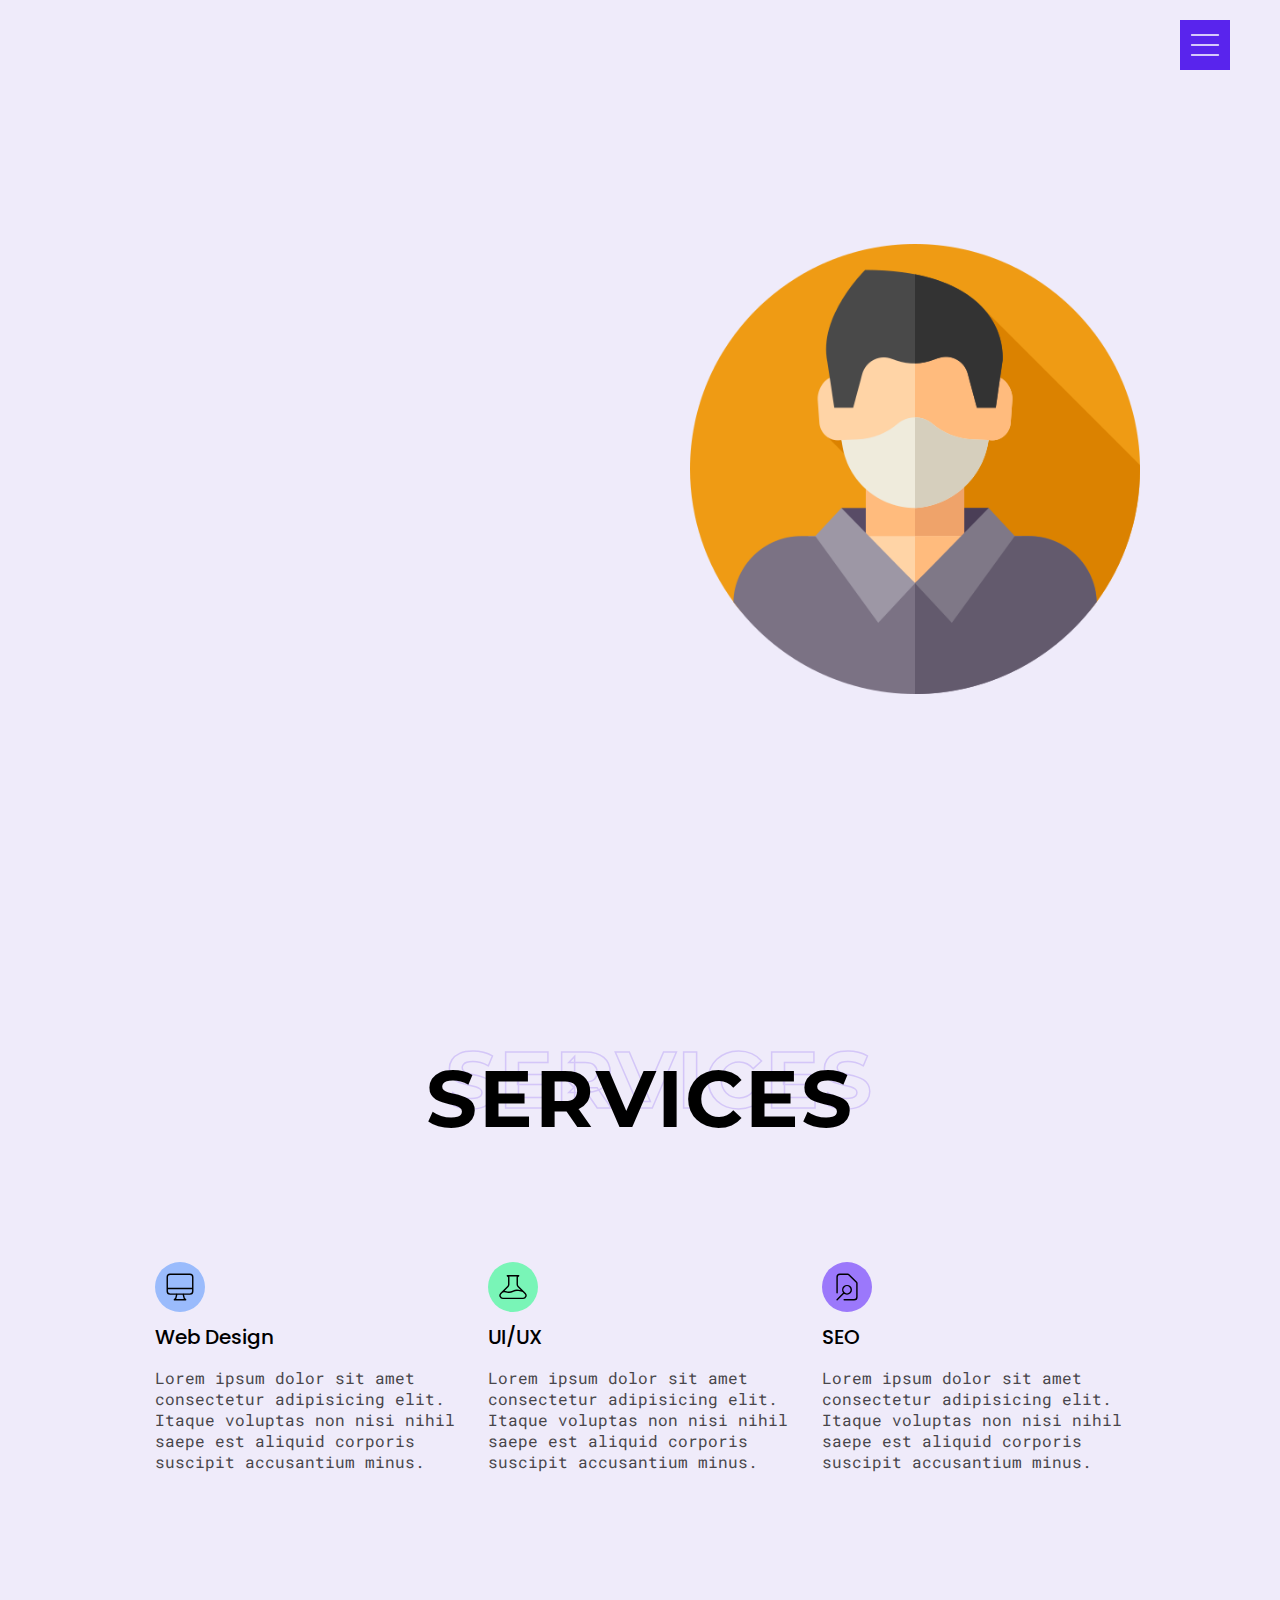
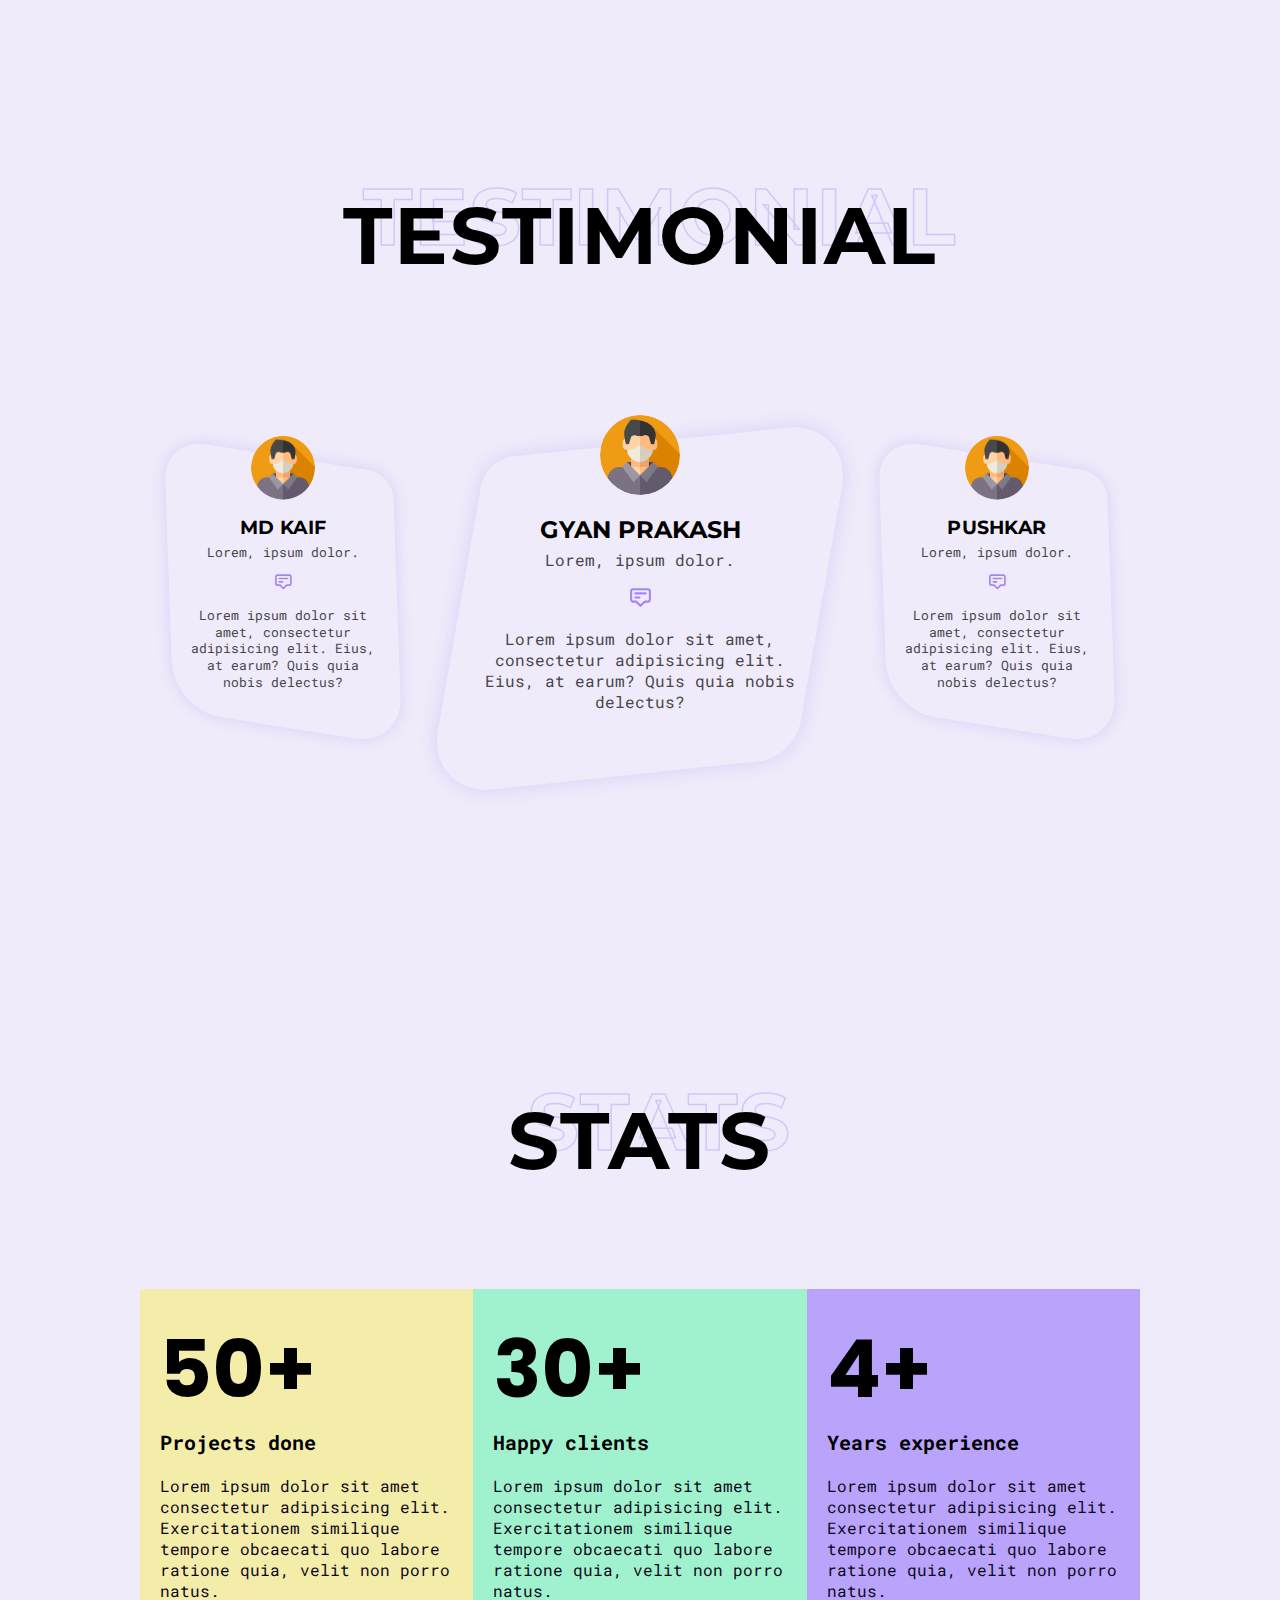
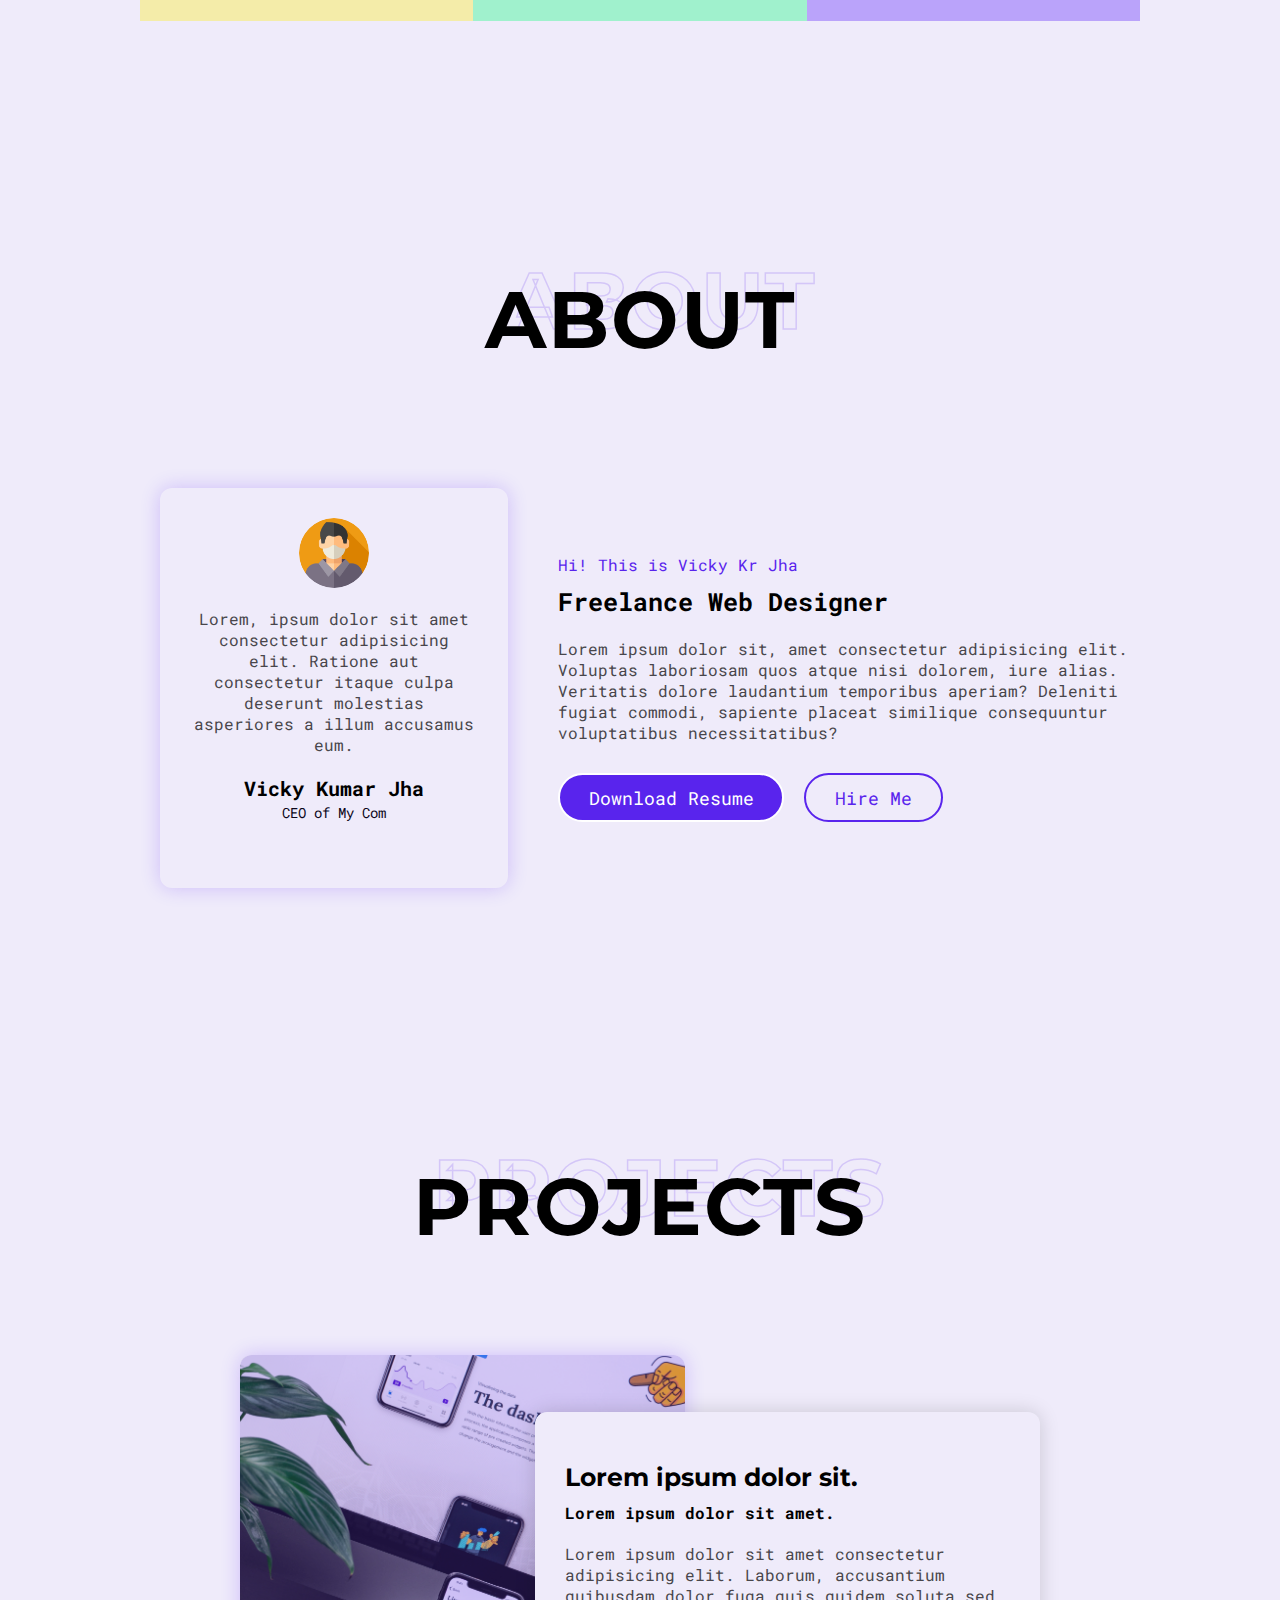
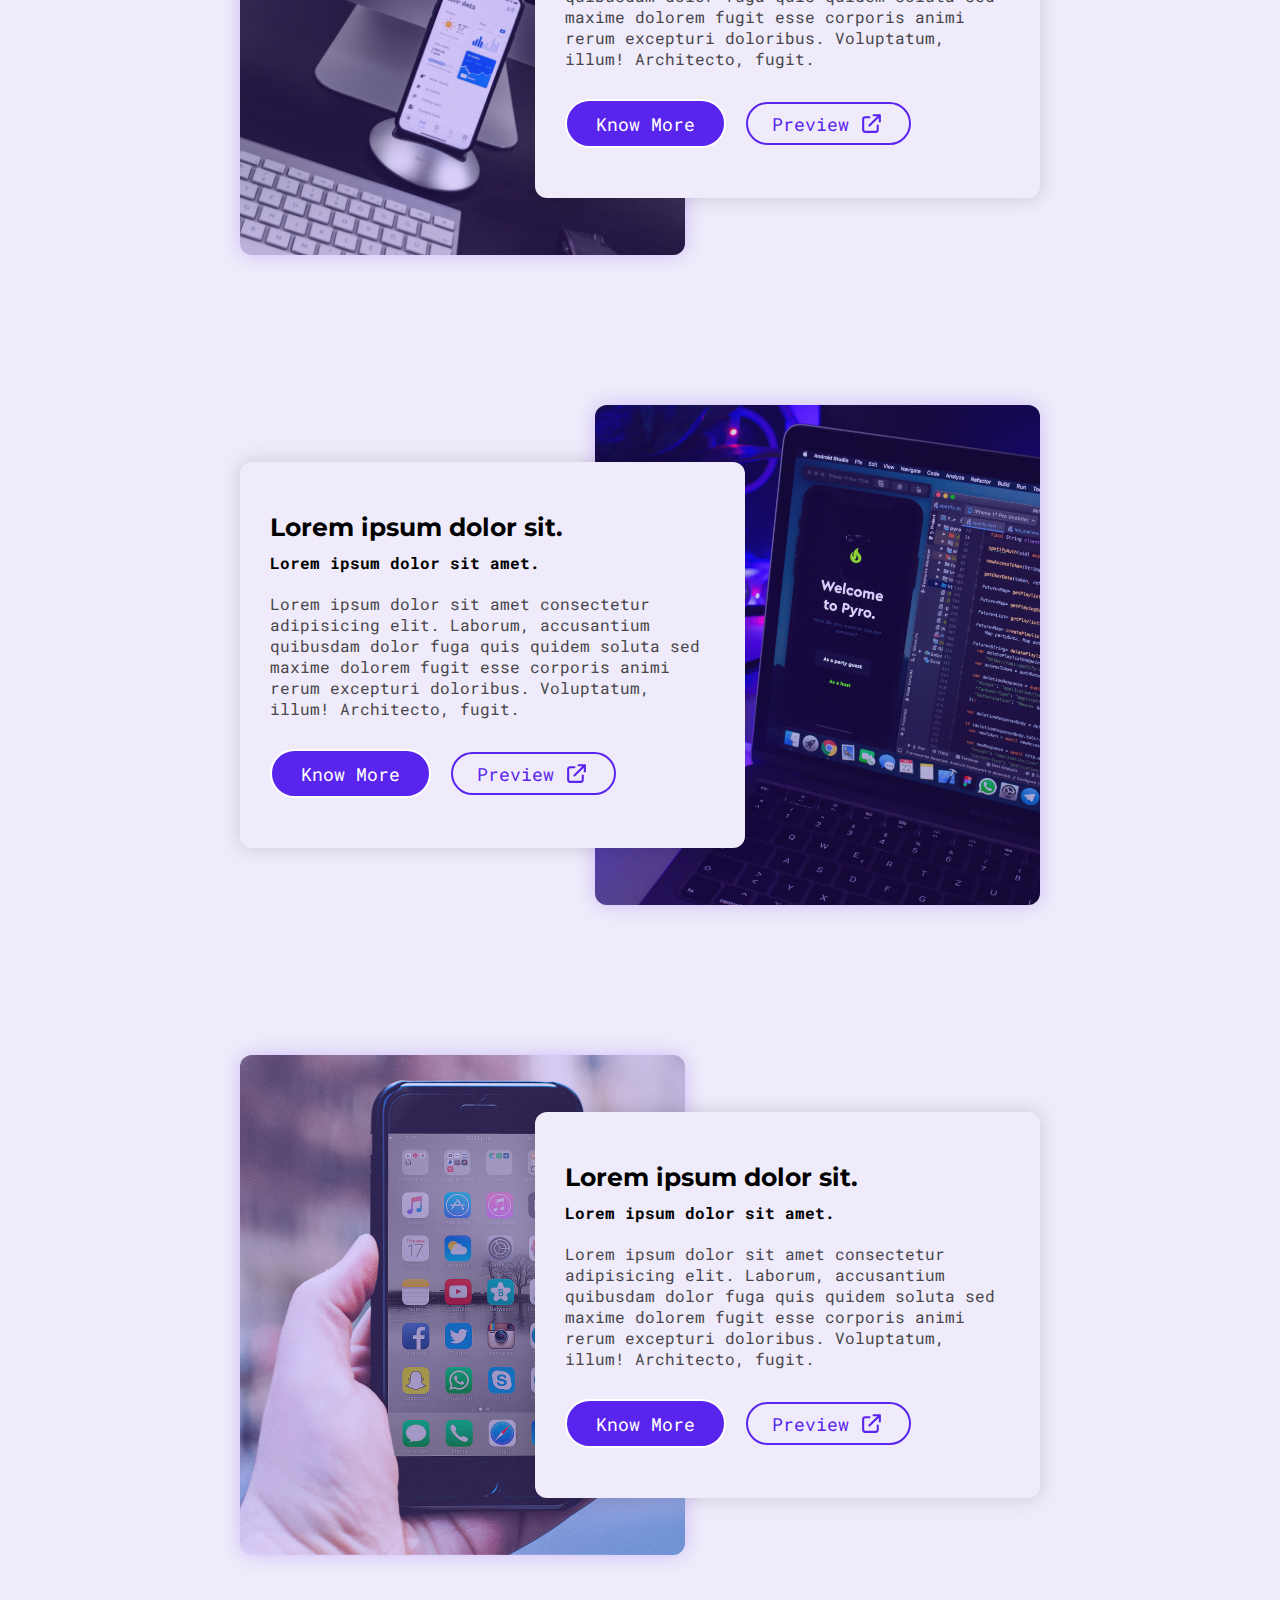
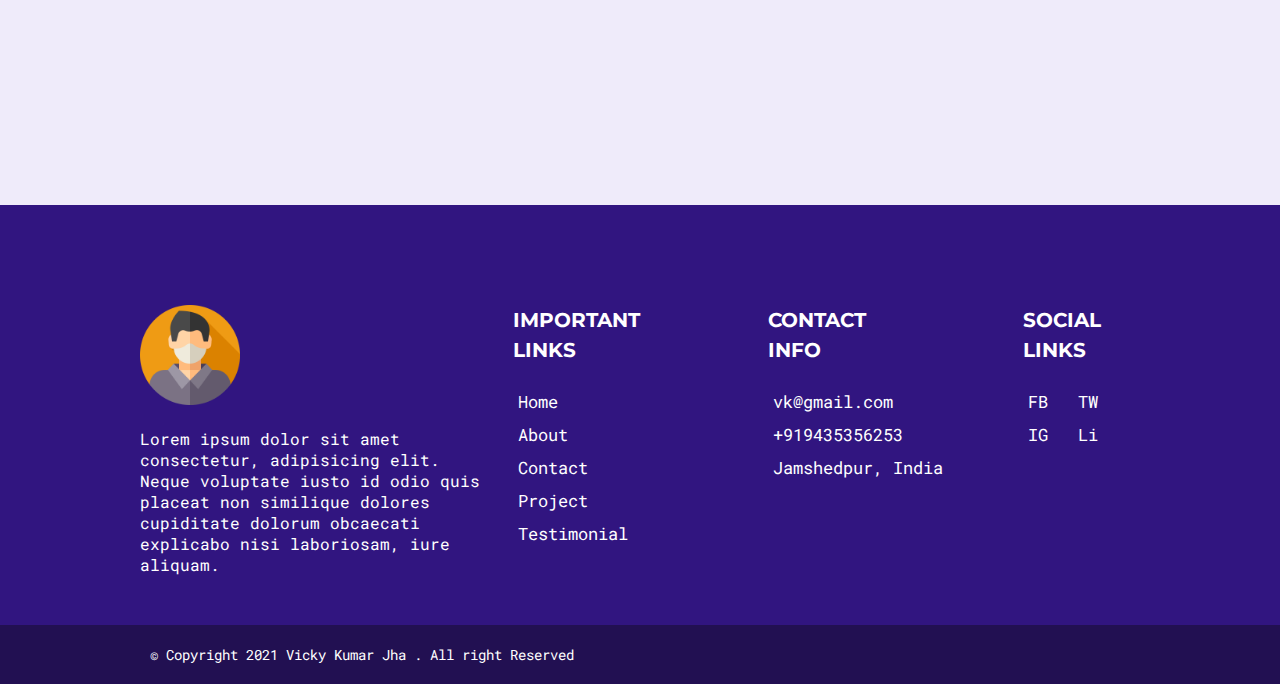
<file: index.html>
<!DOCTYPE html>
<html lang="en">

<head>
  <meta charset="UTF-8">
  <meta name="viewport" content="width=device-width, initial-scale=1.0">
  <title>Vicky's - Portfolio</title>
  <link rel="shortcut icon" href="./image/profile.jpg" type="image/x-icon">
  <link rel="stylesheet" href="style.css">
</head>

<body>
  <!-- Scroll Top Button -->
  <div class="scroll-top">
    <svg xmlns="http://www.w3.org/2000/svg" fill="none" viewBox="0 0 24 24" stroke="currentColor">
      <path stroke-linecap="round" stroke-linejoin="round" stroke-width="2" d="M8 7l4-4m0 0l4 4m-4-4v18" />
    </svg>
  </div>
  <!-- Navigation -->
  <section id="navigation">
    <div class="nav-icon">
      <svg xmlns="http://www.w3.org/2000/svg" fill="none" viewBox="0 0 24 24" stroke="currentColor">
        <path stroke-linecap="round" stroke-linejoin="round" stroke-width="1" d="M4 6h16M4 12h16M4 18h16" />
      </svg>
    </div>
  </section>
  <div class="nav-content">
    <div class="close-btn">
      <svg xmlns="http://www.w3.org/2000/svg" fill="none" viewBox="0 0 24 24" stroke="currentColor">
        <path stroke-linecap="round" stroke-linejoin="round" stroke-width="2" d="M6 18L18 6M6 6l12 12" />
      </svg>
    </div>
    <div class="wrapper">
      <h2 class="section-heading">Menu</h2>
      <nav>
        <ul>
          <li><a data-text="Home" href="./index.html#hero">Home</a></li>
          <li><a data-text="About" href="./index.html#about">About</a></li>
          <li><a data-text="Projects" href="./index.html#projects">Projects</a></li>
          <li><a data-text="Testimonial" href="./index.html#testimonial">Testimonial</a></li>
          <li><a data-text="Contact" href="./contact.html">Contact</a></li>
        </ul>
      </nav>
    </div>
  </div>

  <!-- Hero section -->
  <section id="hero">
    <div class="container">
      <div class="left">
        <p class="subheading">I'm </p>
        <h2 class="heading">
          <div class="wrapper"><span>Vicky</span></div>
          <div class="wrapper"><span>Kumar</span></div>
          <div class="wrapper"><span>Jha</span></div>
        </h2>
        <p class="desc">Lorem ipsum dolor sit amet consectetur, adipisicing elit. Provident, corrupti?</p>
        <div class="buttons">
          <a href="#projects" class="primary-btn">See My Works</a>
          <a href="#">
            <svg xmlns="http://www.w3.org/2000/svg" fill="none" viewBox="0 0 24 24" stroke="currentColor">
              <path stroke-linecap="round" stroke-linejoin="round" stroke-width="1"
                d="M14.752 11.168l-3.197-2.132A1 1 0 0010 9.87v4.263a1 1 0 001.555.832l3.197-2.132a1 1 0 000-1.664z" />
              <path stroke-linecap="round" stroke-linejoin="round" stroke-width="1"
                d="M21 12a9 9 0 11-18 0 9 9 0 0118 0z" />
            </svg>
          </a>
        </div>
      </div>
      <div class="right">
        <img src="./image/profile.jpg" alt="">
      </div>
    </div>
  </section>

  <!-- services Section -->
  <section id="services">
    <div class="container">
      <h2 class="section-heading" data-outline="Services">Services</h2>
      <div class="all-items">
        <div class="item">
          <div class="icon">
            <svg xmlns="http://www.w3.org/2000/svg" fill="none" viewBox="0 0 24 24" stroke="currentColor">
              <path stroke-linecap="round" stroke-linejoin="round" stroke-width="1"
                d="M9.75 17L9 20l-1 1h8l-1-1-.75-3M3 13h18M5 17h14a2 2 0 002-2V5a2 2 0 00-2-2H5a2 2 0 00-2 2v10a2 2 0 002 2z" />
            </svg>
          </div>
          <h3 class="item-heading">Web Design</h3>
          <p class="item-desc">Lorem ipsum dolor sit amet consectetur adipisicing elit. Itaque voluptas non nisi nihil
            saepe est aliquid corporis suscipit accusantium minus.</p>
        </div>
        <div class="item">
          <div class="icon">
            <svg xmlns="http://www.w3.org/2000/svg" fill="none" viewBox="0 0 24 24" stroke="currentColor">
              <path stroke-linecap="round" stroke-linejoin="round" stroke-width="1"
                d="M19.428 15.428a2 2 0 00-1.022-.547l-2.387-.477a6 6 0 00-3.86.517l-.318.158a6 6 0 01-3.86.517L6.05 15.21a2 2 0 00-1.806.547M8 4h8l-1 1v5.172a2 2 0 00.586 1.414l5 5c1.26 1.26.367 3.414-1.415 3.414H4.828c-1.782 0-2.674-2.154-1.414-3.414l5-5A2 2 0 009 10.172V5L8 4z" />
            </svg>
          </div>
          <h3 class="item-heading">UI/UX</h3>
          <p class="item-desc">Lorem ipsum dolor sit amet consectetur adipisicing elit. Itaque voluptas non nisi nihil
            saepe est aliquid corporis suscipit accusantium minus.</p>
        </div>
        <div class="item">
          <div class="icon">
            <svg xmlns="http://www.w3.org/2000/svg" fill="none" viewBox="0 0 24 24" stroke="currentColor">
              <path stroke-linecap="round" stroke-linejoin="round" stroke-width="1"
                d="M10 21h7a2 2 0 002-2V9.414a1 1 0 00-.293-.707l-5.414-5.414A1 1 0 0012.586 3H7a2 2 0 00-2 2v11m0 5l4.879-4.879m0 0a3 3 0 104.243-4.242 3 3 0 00-4.243 4.242z" />
            </svg>
          </div>
          <h3 class="item-heading">SEO</h3>
          <p class="item-desc">Lorem ipsum dolor sit amet consectetur adipisicing elit. Itaque voluptas non nisi nihil
            saepe est aliquid corporis suscipit accusantium minus.</p>
        </div>
      </div>
    </div>
  </section>

  <!-- Testimonial Section -->
  <section id="testimonial">
    <div class="container">
      <h1 class="section-heading" data-outline="Testimonial">Testimonial</h1>
      <div class="all-items">
        <div class="item">
          <div class="img">
            <img src="./image/profile.jpg" alt="">
          </div>
          <h3 class="testimonial-heading">Md Kaif</h3>
          <p class="testimonial-sub-heading">Lorem, ipsum dolor.</p>
          <div class="icon">
            <svg xmlns="http://www.w3.org/2000/svg" fill="none" viewBox="0 0 24 24" stroke="currentColor">
              <path stroke-linecap="round" stroke-linejoin="round" stroke-width="2"
                d="M7 8h10M7 12h4m1 8l-4-4H5a2 2 0 01-2-2V6a2 2 0 012-2h14a2 2 0 012 2v8a2 2 0 01-2 2h-3l-4 4z" />
            </svg>
          </div>
          <p class="testimonial-desc">Lorem ipsum dolor sit amet, consectetur adipisicing elit. Eius, at earum? Quis
            quia nobis delectus?</p>
        </div>
        <div class="item">
          <div class="img">
            <img src="./image/profile.jpg" alt="">
          </div>
          <h3 class="testimonial-heading">Gyan Prakash</h3>
          <p class="testimonial-sub-heading">Lorem, ipsum dolor.</p>
          <div class="icon">
            <svg xmlns="http://www.w3.org/2000/svg" fill="none" viewBox="0 0 24 24" stroke="currentColor">
              <path stroke-linecap="round" stroke-linejoin="round" stroke-width="2"
                d="M7 8h10M7 12h4m1 8l-4-4H5a2 2 0 01-2-2V6a2 2 0 012-2h14a2 2 0 012 2v8a2 2 0 01-2 2h-3l-4 4z" />
            </svg>
          </div>
          <p class="testimonial-desc">Lorem ipsum dolor sit amet, consectetur adipisicing elit. Eius, at earum? Quis
            quia nobis delectus?</p>
        </div>
        <div class="item">
          <div class="img">
            <img src="./image/profile.jpg" alt="">
          </div>
          <h3 class="testimonial-heading">Pushkar</h3>
          <p class="testimonial-sub-heading">Lorem, ipsum dolor.</p>
          <div class="icon">
            <svg xmlns="http://www.w3.org/2000/svg" fill="none" viewBox="0 0 24 24" stroke="currentColor">
              <path stroke-linecap="round" stroke-linejoin="round" stroke-width="2"
                d="M7 8h10M7 12h4m1 8l-4-4H5a2 2 0 01-2-2V6a2 2 0 012-2h14a2 2 0 012 2v8a2 2 0 01-2 2h-3l-4 4z" />
            </svg>
          </div>
          <p class="testimonial-desc">Lorem ipsum dolor sit amet, consectetur adipisicing elit. Eius, at earum? Quis
            quia nobis delectus?</p>
        </div>
      </div>
    </div>
  </section>

  <!-- stats Section -->
  <section id="stats">
    <div class="container">
      <h2 class="section-heading" data-outline="Stats">Stats</h2>
      <div class="all-items">
        <div class="item">
          <h2 class="number">50+</h2>
          <h3 class="stats-sub-heading">Projects done</h3>
          <p>Lorem ipsum dolor sit amet consectetur adipisicing elit. Exercitationem similique tempore obcaecati quo
            labore ratione quia, velit non porro natus.</p>
        </div>
        <div class="item">
          <h2 class="number">30+</h2>
          <h3 class="stats-sub-heading">Happy clients</h3>
          <p>Lorem ipsum dolor sit amet consectetur adipisicing elit. Exercitationem similique tempore obcaecati quo
            labore ratione quia, velit non porro natus.</p>
        </div>
        <div class="item">
          <h2 class="number">4+</h2>
          <h3 class="stats-sub-heading">Years experience</h3>
          <p>Lorem ipsum dolor sit amet consectetur adipisicing elit. Exercitationem similique tempore obcaecati quo
            labore ratione quia, velit non porro natus.</p>
        </div>
      </div>
    </div>
  </section>
  <!-- END Stats Section -->



  <!-- About -->
  <section id="about">
    <div class="container">
      <h2 class="section-heading" data-outline="about">About</h2>
      <div class="wrapper">
        <div class="left">
          <div class="card">
            <div class="img">
              <img src="./image/profile.jpg" alt="">
            </div>
            <p class="card-desc">Lorem, ipsum dolor sit amet consectetur adipisicing elit. Ratione aut consectetur
              itaque culpa deserunt
              molestias asperiores a illum accusamus eum.</p>
            <h3 class="card-name">Vicky Kumar Jha</h3>
            <p class="card-sub-title">CEO of My Com</p>
          </div>
        </div>
        <div class="right">
          <p class="subheading">Hi! This is Vicky Kr Jha</p>
          <h2 class="slogan">Freelance Web Designer</h2>
          <p class="right-text">Lorem ipsum dolor sit, amet consectetur adipisicing elit. Voluptas laboriosam quos atque
            nisi dolorem, iure
            alias. Veritatis dolore laudantium temporibus aperiam? Deleniti fugiat commodi, sapiente placeat similique
            consequuntur voluptatibus necessitatibus?</p>
          <div class="buttons">
            <a href="./resume.txt" class="primary-btn" download="">Download Resume</a>
            <a href="./contact.html" class="primary-btn outline">Hire Me</a>
          </div>
        </div>
      </div>
    </div>
  </section>

  <!-- projects -->
  <section id="projects">
    <div class="container">
      <h2 class="section-heading" data-outline="Projects">Projects</h2>
      <div class="all-items">
        <div class="item">
          <div class="left">
            <div class="img">
              <img src="./image/project-1.jpg" alt="">
            </div>
          </div>
          <div class="right">
            <h2 class="project-title">Lorem ipsum dolor sit.</h2>
            <h3 class="project-sub-title">Lorem ipsum dolor sit amet.</h3>
            <p class="project-desc">Lorem ipsum dolor sit amet consectetur adipisicing elit. Laborum, accusantium
              quibusdam dolor fuga quis
              quidem soluta sed maxime dolorem fugit esse corporis animi rerum excepturi doloribus. Voluptatum, illum!
              Architecto, fugit.</p>
            <div class="buttons">
              <a href="#" class="primary-btn">Know More</a>
              <a href="#" class="primary-btn outline external-link"> <span>Preview</span>
                <svg xmlns="http://www.w3.org/2000/svg" fill="none" viewBox="0 0 24 24" stroke="currentColor">
                  <path stroke-linecap="round" stroke-linejoin="round" stroke-width="2"
                    d="M10 6H6a2 2 0 00-2 2v10a2 2 0 002 2h10a2 2 0 002-2v-4M14 4h6m0 0v6m0-6L10 14" />
                </svg>
              </a>
            </div>

          </div>
        </div>
        <div class="item">
          <div class="left">
            <div class="img">
              <img src="./image/project-3.jpg" alt="">
            </div>
          </div>
          <div class="right">
            <h2 class="project-title">Lorem ipsum dolor sit.</h2>
            <h3 class="project-sub-title">Lorem ipsum dolor sit amet.</h3>
            <p class="project-desc">Lorem ipsum dolor sit amet consectetur adipisicing elit. Laborum, accusantium
              quibusdam dolor fuga quis
              quidem soluta sed maxime dolorem fugit esse corporis animi rerum excepturi doloribus. Voluptatum, illum!
              Architecto, fugit.</p>
            <div class="buttons">
              <a href="#" class="primary-btn">Know More</a>
              <a href="#" class="primary-btn outline external-link"> <span>Preview</span>
                <svg xmlns="http://www.w3.org/2000/svg" fill="none" viewBox="0 0 24 24" stroke="currentColor">
                  <path stroke-linecap="round" stroke-linejoin="round" stroke-width="2"
                    d="M10 6H6a2 2 0 00-2 2v10a2 2 0 002 2h10a2 2 0 002-2v-4M14 4h6m0 0v6m0-6L10 14" />
                </svg>
              </a>
            </div>
          </div>
        </div>
        <div class="item">
          <div class="left">
            <div class="img">
              <img src="./image/project-2.jpg" alt="">
            </div>
          </div>
          <div class="right">
            <h2 class="project-title">Lorem ipsum dolor sit.</h2>
            <h3 class="project-sub-title">Lorem ipsum dolor sit amet.</h3>
            <p class="project-desc">Lorem ipsum dolor sit amet consectetur adipisicing elit. Laborum, accusantium
              quibusdam dolor fuga quis
              quidem soluta sed maxime dolorem fugit esse corporis animi rerum excepturi doloribus. Voluptatum, illum!
              Architecto, fugit.</p>
            <div class="buttons">
              <a href="#" class="primary-btn">Know More</a>
              <a href="#" class="primary-btn outline external-link"> <span>Preview</span>
                <svg xmlns="http://www.w3.org/2000/svg" fill="none" viewBox="0 0 24 24" stroke="currentColor">
                  <path stroke-linecap="round" stroke-linejoin="round" stroke-width="2"
                    d="M10 6H6a2 2 0 00-2 2v10a2 2 0 002 2h10a2 2 0 002-2v-4M14 4h6m0 0v6m0-6L10 14" />
                </svg>
              </a>
            </div>
          </div>
        </div>
      </div>
    </div>
  </section>

  <!-- Footer Section -->
  <section id="footer">
    <div class="container">
      <footer>
        <div class="col-1">
          <div class="logo"><a href="#">
              <img src="./image/profile.jpg" alt="">
            </a></div>
          <p>Lorem ipsum dolor sit amet consectetur, adipisicing elit. Neque voluptate iusto id odio quis placeat non
            similique dolores cupiditate dolorum obcaecati explicabo nisi laboriosam, iure aliquam. </p>
        </div>
        <div class="col-2">
          <h2 class="column-heading">Important<br>Links</h2>
          <ul>
            <li><a href="./index.html#home">Home</a></li>
            <li><a href="./index.html#about">About</a></li>
            <li><a href="./contact.html">Contact</a></li>
            <li><a href="./index.html#Project">Project</a></li>
            <li><a href="./index.html#testimonial">Testimonial</a></li>
          </ul>
        </div>
        <div class="col-3">
          <h2 class="column-heading">Contact<br>Info</h2>
          <ul>
            <li><a href="#">vk@gmail.com</a></li>
            <li><a href="#">+919435356253</a></li>
            <li><a href="#">Jamshedpur, India</a></li>
          </ul>
        </div>
        <div class="col-4">
          <h2 class="column-heading">Social<br>Links</h2>
          <ul>
            <li><a href="#">FB</a></li>
            <li><a href="#">TW</a></li>
            <li><a href="#">IG</a></li>
            <li><a href="#">Li</a></li>
          </ul>
        </div>
      </footer>
    </div>
  </section>
  <section id="copyright">
    <div class="container">
      <p> &copy; Copyright 2021 Vicky Kumar Jha . All right Reserved</p>
    </div>
  </section>

  <script src="./app.js"></script>
</body>

</html>
</file>
<file: style.css>
@import url('https://fonts.googleapis.com/css2?family=Montserrat:wght@700;900&family=Roboto+Mono:wght@300;500&family=Poppins:wght@600&display=swap');

/* variables */
:root {
	--primary-color: #5924ed;
	--secondary-black: #0d081a;
	--secondary-gray: #48464b;
	--body-bg: #efebfa;
}

/* global styles */
* {
	padding: 0;
	margin: 0;
	box-sizing: border-box;
}
html {
	font-family: 'Roboto Mono';
	font-size: 10px;
	scroll-behavior: smooth;
}
body {
	background-color: var(--body-bg);
}
img {
	width: 100%;
	height: 100%;
}
a {
	color: black;
	text-decoration: none;
}

section {
	display: flex;
	align-items: center;
	justify-content: center;
}
.container {
	width: 90%;
	margin: 0 auto;
	max-width: 1000px;
}
p {
	font-size: 1.6rem;
	color: var(--secondary-black);
}
.section-heading {
	font-size: clamp(2rem, 10vw, 8rem);
	text-transform: uppercase;
	font-family: 'Montserrat';
	letter-spacing: 0.2rem;
	text-align: center;
	position: relative;
	margin-bottom: 10rem;
}
.section-heading::before {
	content: attr(data-outline);
	position: absolute;
	left: 2%;
	top: -20%;
	width: 100%;

	text-align: center;
	text-transform: uppercase;
	font-family: 'Montserrat';
	letter-spacing: 0.2rem;

	color: transparent;
	/* -webkit-text-stroke: 1.5px rgba(0, 0, 0, 0.103); */
	-webkit-text-stroke: 1.5px #5a24ed2f;
	z-index: -1;
}
.buttons {
	margin-top: 3rem;
	display: flex;
	align-items: center;
	justify-content: flex-start;
	gap: 2rem;
}
.primary-btn {
	display: inline-block;
	background-color: var(--primary-color);
	color: white;
	font-size: 1.8rem;
	padding: 0.6em 1.6em;
	border-radius: 50px;
	border:2px solid white ;
	transition: ease 0.8s;
}
/* For Hovering effect of Button */
.primary-btn:hover {
	display: inline-block;
	background-color: transparent;
	color: black;
	font-size: 1.8rem;
	border:2px solid red ;
	padding: 0.6em 1.6em;
	border-radius: 50px;
}
.buttons .primary-btn.outline {
	background-color: transparent;
	border: 2px solid var(--primary-color);
	color: var(--primary-color);
	transition: ease 0.8s;
}
.buttons .primary-btn.outline:hover {
	background-color:red;
	border: 2px solid greenyellow;
	color: white;
}
.buttons svg {
	width: 50px;
	color: var(--primary-color);
	transition: ease 0.8s;
}

.buttons svg:hover {
	width: 50px;
	color: red;
}

/* scroll Top/Up Button */
.scroll-top {
	z-index: 100;
	height: 60px;
	width: 60px;
	background-color: white;
	position: fixed;
	bottom: 10px;
	right: 10px;
	cursor: pointer;
	border-radius: 6px;
	box-shadow: 0px 0px 20px rgba(71, 40, 182, 0.226);
	/* hover effect default */
	transform: scale(0.9);
	transition: 0.3s ease-in-out transform;
	/* for centering the icon */
	/* display: flex; */
	display: none;
	align-items: center;
	justify-content: center;
}
.scroll-top svg {
	width: 50%;
	color: black;
	pointer-events: none;
}

.scroll-top:hover {
	transform: scale(1);
}

/* Navigation Section */
#navigation {
	position: fixed;
	right: 50px;
	top: 50px;

	height: auto;
	top: 20px;
	z-index: 100;
}
#navigation .nav-icon {
	width: 50px;
	height: 50px;
	margin: 0 auto;
	margin-right: 0;
	cursor: pointer;
	background-color: var(--primary-color);
	display: flex;
	align-items: center;
	justify-content: center;
}
#navigation .nav-icon svg {
	width: 80%;
	color: white;
}
.nav-content {
	position: fixed;
	right: 0;
	width: 80%;
	max-width: 800px;
	height: 100%;
	z-index: 100;
	background-color: var(--secondary-black);
	color: white;
	display: flex;
	align-items: center;
	justify-content: center;
	overflow: hidden;
	transform: translateX(100%);
	transition: 0.3s ease transform;
}
.nav-content.show {
	transform: translateX(0);
	box-shadow: -6px 0px 29px 7px #000000a3;
}
.nav-content .section-heading {
	text-align: left;
}
.nav-content .section-heading::before {
	content: 'Menu';
	text-align: left;
	-webkit-text-stroke: 1.5px #afadad25;
}
.nav-content .wrapper {
	width: 70%;
	position: relative;
}
.nav-content ul {
	list-style: none;
	text-align: left;
}
.nav-content ul li {
	margin-bottom: 2rem;
}
.nav-content ul li a {
	display: inline-block;
	width: 100%;
	color: white;
	font-size: 5rem;
	font-family: 'Montserrat';
	/* position: relative; */
}
.nav-content ul li a::after {
	content: attr(data-text);
	position: absolute;
	right: -150px;
	bottom: 30%;
	width: 100%;
	color: transparent;
	-webkit-text-stroke: 1.5px #afadad25;
	opacity: 0;
	transition: 0.3s ease;
	transition-property: opacity, transform;
	z-index: -1;
	text-align: center;
	transform: rotate(90deg) scale(3);
}
.nav-content ul li a:hover::after {
	opacity: 1;
	transform: scale(3) translateY(10px) rotate(90deg);
}
.nav-content .close-btn {
	position: absolute;
	left: 10px;
	top: 10px;
	color: white;
	width: 40px;
	height: 40px;
	background-color: var(--primary-color);
	display: flex;
	align-items: center;
	justify-content: center;
	border-radius: 50%;
	cursor: pointer;
	transition: 0.3s ease background-color;
}
.nav-content .close-btn:hover {
	background-color: crimson;
}
.nav-content .close-btn svg {
	width: 80%;
}
@media only screen and (max-width: 768px) {
	#navigation {
		right: 10px;
		top: 10px;
	}
	.nav-content nav ul li a::after {
		display: none;
	}
	.nav-content .section-heading {
		text-align: right;
		margin-bottom: 5rem;
	}
	.nav-content .section-heading::before {
		text-align: right;
	}
	.nav-content nav ul {
		text-align: right;
	}
	.nav-content nav ul li a {
		font-size: 2.5rem;
	}
	.nav-content .wrapper {
		width: 90%;
	}
}

/* Hero section Styles */
#hero {
	height: 100vh;
	width: 100%;
	padding-top: 10rem;
}
#hero .container {
	display: flex;
	align-items: center;
	justify-content: center;
}
#hero .container .left {
	flex: 6;
	/* padding-right: 3rem; */
}
#hero .container .right {
	flex: 8;
}

#hero .left .subheading {
	font-size: 1.8rem;
	font-weight: 500;
	text-transform: uppercase;
	color: var(--primary-color);
	animation: fade 0.3s ease-in forwards;
	animation-delay: 1.1s;
	opacity: 0;
}
#hero .left .heading {
	font-size: 6rem;
	font-family: 'Montserrat';
	font-weight: 900;
	/* max-width: 400px; */
	overflow: hidden;
}
#hero .left .heading .wrapper {
	/* position: relative; */
	display: inline-block;
	overflow: hidden;
	/* border: 1px solid red; */
}
#hero .left .heading .wrapper span {
	position: relative;
	bottom: -70px;
	animation: reveal 1s ease-in-out forwards;
}
@keyframes reveal {
	0% {
		bottom: -70px;
	}
	100% {
		bottom: 0px;
	}
}
@keyframes fade {
	0% {
		opacity: 0;
	}
	100% {
		opacity: 1;
	}
}
#hero .left .desc {
	margin-top: 2.5rem;
	max-width: 400px;
	animation: fade 0.3s ease-in forwards;
	animation-delay: 1.1s;
	opacity: 0;
}
#hero .left .buttons {
	animation: fade 0.3s ease-in forwards;
	animation-delay: 1.1s;
	opacity: 0;
}

#hero .right {
	text-align: right;
}
#hero .right img {
	width: 100%;
	max-width: 450px;
	height: 600px;
	object-fit:contain;
	object-position: 50% 30%;
	border-radius: 12px;
}

@media only screen and (max-width: 768px) {
	html {
		font-size: 9px;
	}
	#hero .container {
		flex-direction: column-reverse;
	}
	#hero .container .right {
		text-align: center;
		flex: 1;
		margin-bottom: 2rem;
	}
	#hero .container .left {
		text-align: center;
		padding-right: 0;
		flex: 1;
		height: fit-content;
	}
	#hero .left .buttons {
		justify-content: center;
	}
	#hero .left .heading {
		font-size: 4rem;
		margin: 0 auto;
	}
	#hero .container .left .desc {
		margin: 0 auto;
		margin-top: 2rem;
	}
	#hero .right img {
		width: 100%;
		height: 400px;
	}
}
@media only screen and (max-width: 950px) {
	#hero .container .right {
		flex: 6;
	}
}

/* Services Section */
#services {
	padding: 15rem 0;
}

#services .all-items {
	display: flex;
	align-items: center;
	justify-content: center;
}
#services .item {
	padding: 1.5rem;
	transition: 0.3s ease-in-out background-color;
	border-radius: 12px;
}
#services .item:nth-child(1):hover {
	background-color: rgb(8 69 241 / 35%);
}
#services .item:nth-child(2):hover {
	background-color: rgba(0, 255, 115, 0.151);
}
#services .item:nth-child(3):hover {
	background-color: #cbbef093;
}
#services .item .icon {
	width: 50px;
	height: 50px;
	padding: 0.8rem;
	background-color: rgba(255, 0, 0, 0.24);
	border-radius: 50%;
	margin-bottom: 1rem;
}
#services .item-heading {
	font-weight: 500;
	font-size: 2rem;
	/* text-transform: uppercase; */
	margin-bottom: 1.5rem;
	font-family: 'Poppins';
}
#services .item-desc {
	color: var(--secondary-gray);
}
#services .item:nth-child(1) .icon {
	background-color: rgb(7 106 255 / 37%);
}
#services .item:nth-child(2) .icon {
	background-color: rgba(0, 255, 115, 0.493);
}
#services .item:nth-child(3) .icon {
	background-color: #4705fc80;
}
@media only screen and (max-width: 768px) {
	#services .all-items {
		flex-direction: column;
		text-align: center;
	}
	#services .item .icon {
		margin: 0 auto;
		margin-bottom: 1rem;
	}
	#services .item {
		margin: 2rem 0;
	}
	#services .item:nth-child(1) {
		background-color: rgb(8 69 241 / 35%);
	}
	#services .item:nth-child(2) {
		background-color: rgba(0, 255, 115, 0.151);
	}
	#services .item:nth-child(3) {
		background-color: #cbbef093;
	}
}

/* testimonial section */
#testimonial {
	padding: 15rem 0;
	overflow-x: hidden;
}
#testimonial .all-items {
	display: flex;
	align-items: center;
	justify-content: center;
	gap: 3rem;
}
#testimonial .item {
	text-align: center;
	position: relative;
	padding: 20px;
}
#testimonial .item:nth-of-type(1),
#testimonial .item:nth-of-type(3) {
	flex: 3;
	transform: scale(0.8);
}
#testimonial .item:nth-of-type(2) {
	flex: 4;
}

#testimonial .item::after {
	content: '';
	position: absolute;
	height: 120%;
	width: 100%;
	/* border: 1px solid var(--primary-color); */
	left: 0;
	top: 45px;
	z-index: -1;

	/* border-radius: 20px 50px 100px 50px; */
	box-shadow: 0px 0px 20px 0px #4705fc1f;
}
#testimonial .item:nth-of-type(2)::after {
	transform: skew(350deg, 354deg);
	border-radius: 26px 67px 35px 67px;
	height: 100%;
}
#testimonial .item:nth-of-type(1)::after,
#testimonial .item:nth-of-type(3)::after {
	transform: skew(2deg, 9deg);
	height: 95%;
	border-radius: 52px 30px 59px 60px;
}

#testimonial .img {
	width: 80px;
	height: 80px;
	border-radius: 50%;
	overflow: hidden;
	margin: 0 auto;
	margin-bottom: 2rem;
}
#testimonial .img img {
	object-fit: cover;
}
#testimonial .testimonial-heading {
	font-size: 2.4rem;
	text-transform: uppercase;
	font-family: 'Montserrat';
	margin-bottom: 0.5rem;
}
#testimonial .testimonial-sub-heading {
	font-size: 1.6rem;
	margin-bottom: 1rem;
	color: var(--secondary-gray);
}
#testimonial .icon {
	max-width: 25px;
	margin: 1.5rem auto;
	opacity: 0.5;
	color: var(--primary-color);
}
#testimonial .testimonial-desc {
	color: var(--secondary-gray);
}
@media only screen and (max-width: 950px) {
	#testimonial .all-items {
		flex-direction: column;
		max-width: 400px;
		margin: 0rem auto;
		gap: 50px;
	}
}

/* Stats Section Style*/
#stats {
	padding: 20rem 0 10rem 0;
}

#stats .all-items {
	display: flex;
	align-items: center;
	justify-content: center;
}
#stats .all-items .item {
	padding: 2rem;
}
#stats .number {
	font-family: 'Poppins';
	font-size: 8rem;
}
#stats .stats-sub-heading {
	font-size: 2rem;
	margin-bottom: 2rem;
}

#stats .all-items .item:nth-child(1) {
	background-color: rgba(255, 238, 0, 0.322);
}
#stats .all-items .item:nth-child(2) {
	background-color: rgba(0, 255, 115, 0.329);
}
#stats .all-items .item:nth-child(3) {
	background-color: #4705fc50;
}
@media only screen and (max-width: 768px) {
	#stats .all-items {
		flex-direction: column;
	}
}

/* About section  */
#about {
	padding: 15rem 0;
}
#about .wrapper {
	display: flex;
	align-items: center;
	justify-content: center;
	gap: 30px;
}
#about .left {
	padding: 2rem;
	text-align: center;
}
#about .left .card {
	box-shadow: 0px 0px 20px #4705fc33;
	padding: 3rem;
	border-radius: 12px;
	min-height: 400px;
}
#about .left .card .img {
	width: 70px;
	height: 70px;
	margin: 0 auto;
	border-radius: 50%;
	overflow: hidden;
	margin-bottom: 2rem;
}
#about .left .card .img img {
	object-fit: cover;
}
#about .left .card .card-desc {
	color: var(--secondary-gray);
	margin-bottom: 2rem;
}
#about .left .card .card-name {
	font-size: 2rem;
	margin-bottom: 0.2rem;
}
#about .left .card .card-sub-title {
	font-size: 1.4rem;
}
#about .subheading {
	color: var(--primary-color);
	margin-bottom: 1rem;
}
#about .right .slogan {
	font-size: 2.5rem;
	margin-bottom: 2rem;
}
#about .right .right-text {
	color: var(--secondary-gray);
}
@media only screen and (max-width: 768px) {
	#about .wrapper {
		flex-direction: column-reverse;
		text-align: center;
	}
	#about .right .buttons {
		flex-direction: column;
	}
	#about .right .buttons a {
		width: 100%;
		text-align: center;
	}
}

/* Projects Section */
#projects {
	padding: 10rem 0;
}
#projects .item {
	display: flex;
	align-items: center;
	justify-content: center;
	max-width: 800px;
	margin: 0 auto;
	margin-bottom: 15rem;
	/* gap: 2rem; */
}
#projects .item:nth-of-type(even) {
	flex-direction: row-reverse;
}
#projects .item .left {
	flex: 1;
}
#projects .item .right {
	margin-left: -150px;
	flex: 1;
	background-color: var(--body-bg);
	padding: 5rem 3rem;
	border-radius: 12px;
	box-shadow: 0px 0px 20px #00000028;
	z-index: 2;
}
#projects .item:nth-of-type(even) .right {
	margin-left: 0;
}
#projects .item:nth-of-type(even) .left {
	margin-left: -150px;
}
#projects .item .left .img {
	height: 500px;
	overflow: hidden;
	border-radius: 12px;
	overflow: hidden;
	box-shadow: 0px 0px 20px #4705fc33;
	position: relative;
}
#projects .item .left .img::after {
	content: '';
	position: absolute;
	left: 0;
	top: 0;
	height: 100%;
	width: 100%;
	background-color: #5a24ed38;
}
#projects .item .left .img img {
	object-fit: cover;
	transition: 0.3s ease transform;
}
#projects .item:hover .left .img img {
	transform: scale(1.1);
	z-index: 1;
}
#projects .item .right .project-title {
	font-size: 2.5rem;
	font-family: 'Montserrat';
	margin-bottom: 1rem;
}
#projects .item .right .project-sub-title {
	font-size: 1.6rem;
	margin-bottom: 2rem;
}
#projects .item .right .project-desc {
	color: var(--secondary-gray);
	margin-bottom: 3rem;
}
#projects .item .right .external-link {
	display: flex;
	align-items: center;
	justify-content: center;
	gap: 1rem;
	padding: calc(0.6em - 4px) calc(1.6em - 4px);
}
#projects .item .right .external-link svg {
	width: 25px;
}

@media only screen and (max-width: 768px) {
	#projects .item {
		flex-direction: column;
	}
	#projects .item .left {
		width: 100%;
	}
	#projects .item .right {
		margin-left: 0;
		width: 90%;
		margin-top: -150px;
	}
	#projects .item:nth-of-type(even) {
		flex-direction: column;
	}
	#projects .item:nth-of-type(even) .left {
		margin-left: 0;
	}
}
@media only screen and (max-width: 450px) {
	#projects .item .right .buttons {
		flex-direction: column;
	}
	#projects .item .right .buttons a {
		width: 100%;
		text-align: center;
	}
}

/* Contact Section */
#contact {
	padding: 10rem 0;
}
#contact .wrapper {
	display: flex;
	align-items: flex-start;
	justify-content: center;
	gap: 5rem;
}
#contact .wrapper .left {
	flex: 1;
}
#contact .wrapper .right {
	flex: 1;
}
#contact .left .contact-heading {
	font-family: 'Montserrat';
	font-size: 3rem;
	margin-bottom: 1rem;
}
#contact .left .contact-desc {
	color: var(--secondary-gray);
	margin-bottom: 4rem;
}
#contact .left .contact-info {
	margin-bottom: 5rem;
}
#contact .left .contact-info ul {
	list-style: none;
}
#contact .left .contact-info ul li {
	border-radius: 12px;
	overflow: hidden;
}
#contact .left .contact-info ul li a {
	display: flex;
	align-items: center;
	justify-content: flex-start;
	gap: 1rem;
	font-size: 2rem;
	padding: 1.5rem;
}

#contact .left .contact-info ul li:hover {
	background-color: var(--primary-color);
}
#contact .left .contact-info ul li:hover .icon {
	color: white;
}
#contact .left .contact-info ul li:hover .text {
	color: white;
}
#contact .left .contact-info ul li a .icon {
	width: 25px;
	color: var(--primary-color);
}
#contact .left .contact-info ul li a .text {
	color: var(--secondary-gray);
}
#contact .left .social-info ul {
	display: flex;
	list-style: none;
	font-size: 2rem;
	gap: 2rem;
}
#contact .left .social-info ul li a {
	color: var(--primary-color);
}
#contact .right .form-wrapper {
	background-color: var(--primary-color);
	max-width: 500px;
	margin: 0 auto;
	padding: 5rem;
	border-radius: 12px;
	color: white;
}
#contact .right .form-group {
	margin-bottom: 1rem;
}
#contact .right .form-group label {
	margin-bottom: 0.5rem;
	display: inline-block;
	font-size: 1.8rem;
}
#contact .right .form-group .input-wrapper {
	background-color: white;
	color: black;
	width: 100%;
	display: flex;
	align-items: center;
	justify-content: flex-start;
	height: 40px;
	border-radius: 4px;
	overflow: hidden;
}
#contact .right .form-group .input-wrapper .icon {
	font-size: 2rem;
	height: 100%;
	width: 50px;
	background-color: rgb(218, 218, 218);
	display: flex;
	align-items: center;
	justify-content: center;
}
#contact .right .form-group .input-wrapper input {
	padding: 1rem;
	height: 100%;
	width: 100%;
	outline: none;
	border: none;
	font-size: 2rem;
}
#contact .right .form-group textarea {
	width: 100%;
	height: 250px;
	resize: vertical;
	font-size: 2rem;
	padding: 1rem;
	outline: none;
	border-radius: 4px;
}
#contact .right .form-wrapper button {
	display: inline-block;
	width: 150px;
	font-size: 2rem;
	text-transform: uppercase;
	height: auto;
	padding: 1rem 0;
	font-family: 'Roboto Mono';
	letter-spacing: 0.3rem;
	border-radius: 8px;
	outline: none;
	border: none;
	cursor: pointer;
}
@media only screen and (max-width: 768px) {
	#contact .wrapper {
		flex-direction: column-reverse;
		justify-content: center;
		align-items: center;
	}
	#contact .right {
		width: 100%;
	}
	#contact .right .form-wrapper {
		padding: 3rem;
		width: 100%;
		max-width: 100%;
	}
}

/* Footer Section */
#footer {
	background-color: #311580;
	color: white;
	padding: 10rem 0 5rem 0;
}
#footer footer {
	display: flex;
	align-items: flex-start;
	justify-content: flex-start;
	gap: 2rem;
}
#footer footer .col-1 {
	flex: 3;
}
#footer footer .col-2,
#footer footer .col-3,
#footer footer .col-4 {
	flex: 2;
}
#footer footer .col-4 {
	flex: 1;
}

#footer footer .col-1 .logo img {
	max-width: 100px;
	margin-bottom: 2rem;
}
#footer footer .col-1 p {
	color: white;
}

#footer footer .column-heading {
	font-family: 'Montserrat';
	font-size: 2rem;
	margin-bottom: 2rem;
	text-transform: uppercase;
	line-height: 1.5em;
}
#footer footer ul {
	list-style: none;
}
#footer footer ul li {
	border-radius: 4px;
}
#footer footer ul li:hover {
	background-color: white;
}
#footer footer ul li:hover a {
	color: var(--primary-color);
}
#footer footer ul li a {
	display: inline-block;
	width: 100%;
	color: white;
	font-size: 1.7rem;
	padding: 0.5rem;
}
#footer footer .col-4 ul {
	display: flex;
	flex-wrap: wrap;
}
#footer footer .col-4 ul li a {
	min-width: 50px;
}
@media only screen and (max-width: 768px) {
	#footer footer {
		flex-direction: column;
		justify-content: center;
		text-align: center;
	}
	#footer footer .col-1,
	#footer footer .col-2,
	#footer footer .col-3,
	#footer footer .col-4 {
		width: 100%;
		margin-bottom: 3rem;
	}
	#footer footer .col-4 ul {
		width: fit-content;
		margin: 0 auto;
	}
	.section-heading{
		font-size: 5rem;
	}

}

/* copyright Section */
#copyright {
	padding: 1rem 0;
	background-color: #221052;
}
#copyright p {
	color: white;
	margin: 1rem;
	font-size: 1.4rem;
}
@media only screen and (max-width: 768px) {
	#copyright p {
		text-align: center;
	}
}
</file>
